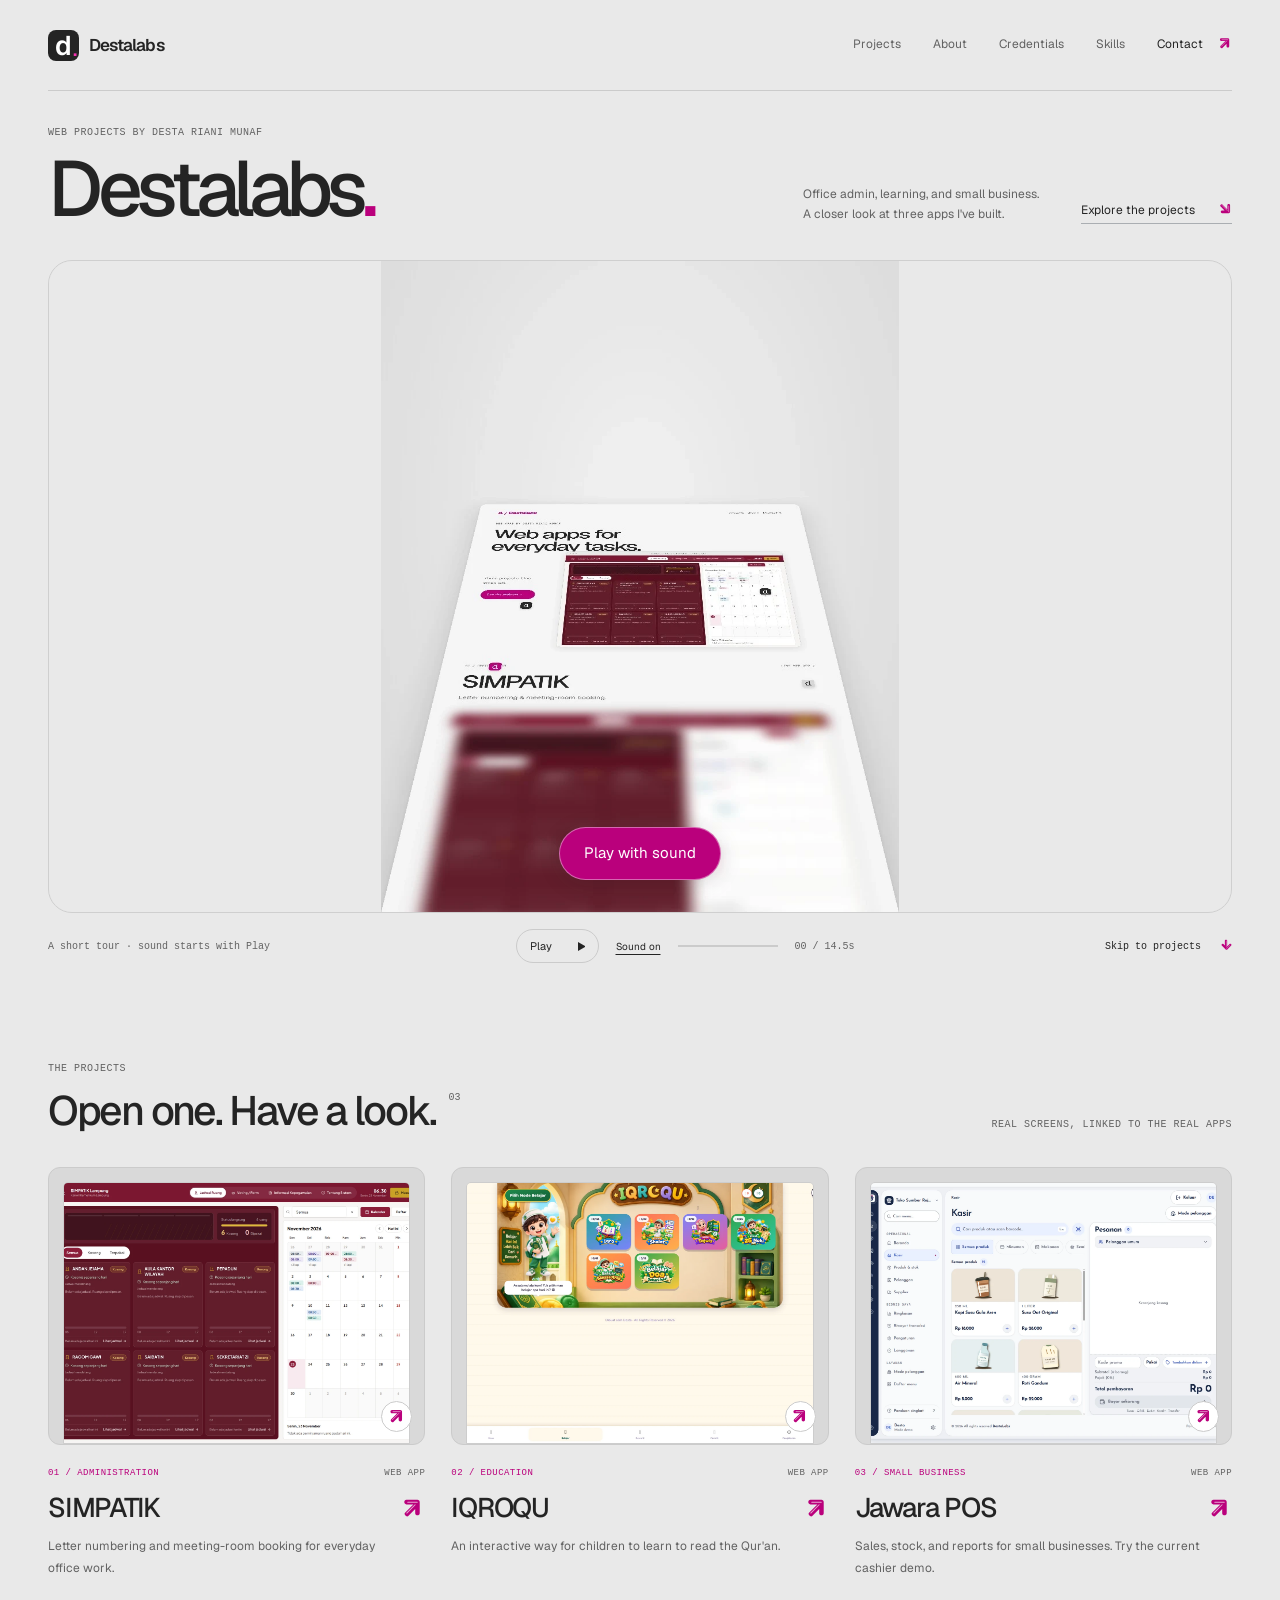
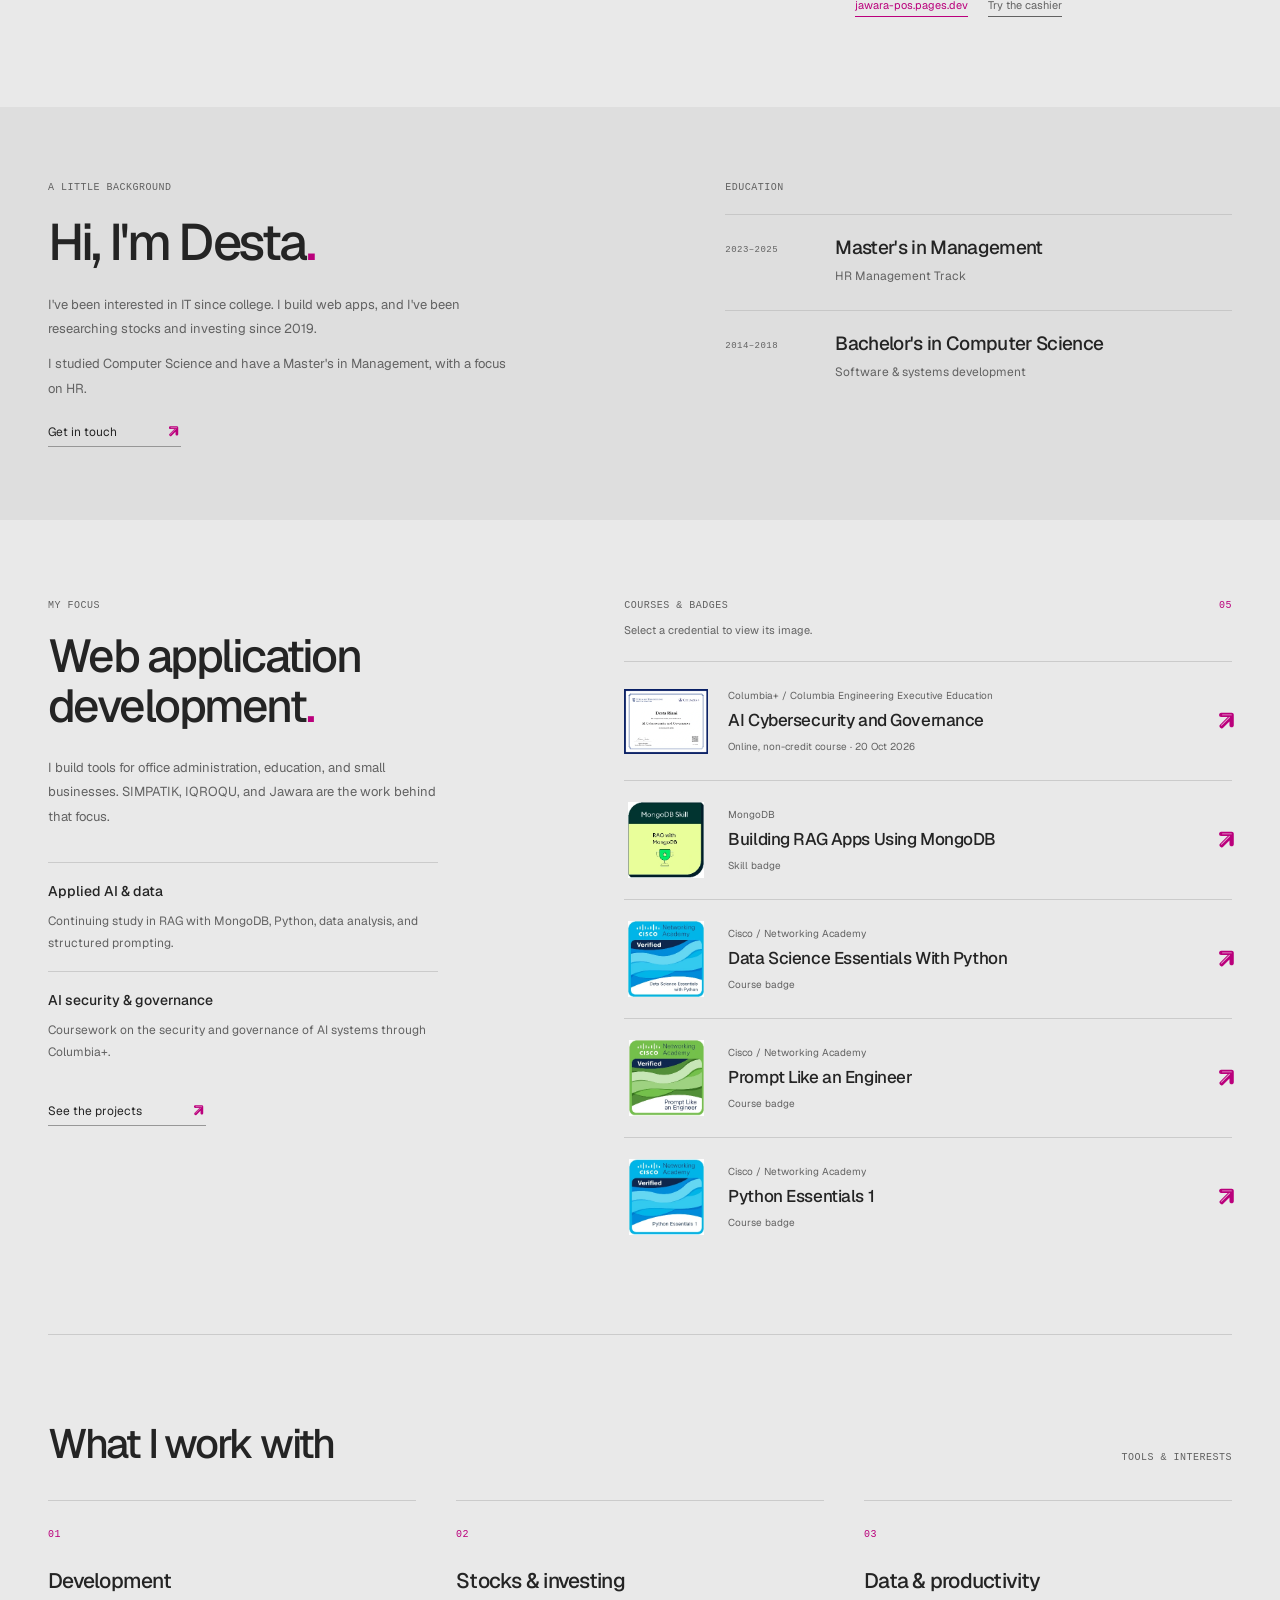
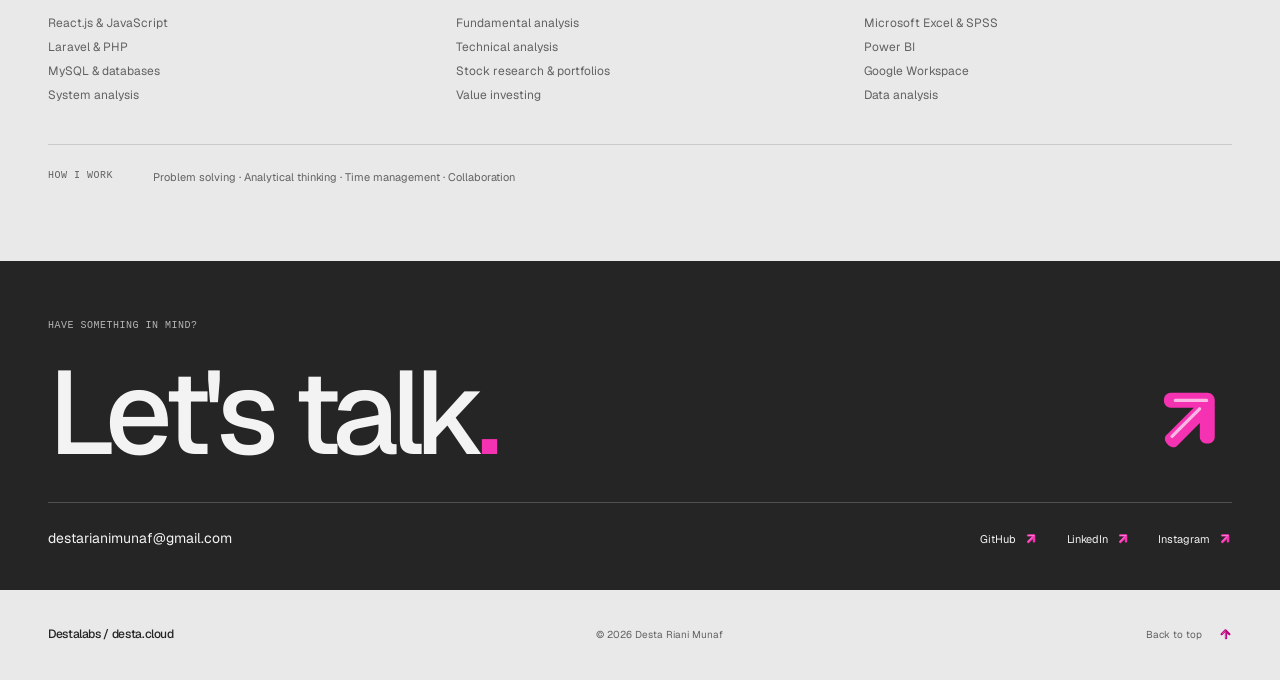
<file: index.html>
<!doctype html>
<html lang="en">
<head>
  <meta charset="utf-8">
  <meta name="viewport" content="width=device-width, initial-scale=1">
  <meta name="description" content="Destalabs: web projects by Desta Riani Munaf. Explore SIMPATIK, IQROQU, and Jawara through real views of each app.">
  <meta name="theme-color" content="#e9e9e9">
  <title>Destalabs | Web projects by Desta</title>
  <link rel="icon" href="assets/favicon.svg" type="image/svg+xml">
  <link rel="preload" href="assets/geist-latin.woff2" as="font" type="font/woff2" crossorigin>
  <link rel="stylesheet" href="assets/site.css?v=credentials-1">
  <script src="main.js" defer></script>
  <script src="assets/interactions.js" defer></script>
  <script type="module" src="assets/flyover.js?v=native-film-1"></script>
</head>
<body>
  <a class="skip-link" href="#main-content">Skip to content</a>
  <header class="site-header" id="home">
    <div class="wrap header-inner">
      <a class="wordmark" href="#home" aria-label="Destalabs, home"><span class="brand-symbol" aria-hidden="true">d<span>.</span></span>Destalabs</a>
      <nav class="navigation" aria-label="Main navigation" id="navigation">
        <a href="#karya">Projects</a><a href="#about">About</a><a href="#credentials">Credentials</a><a href="#skills">Skills</a><a href="#contact">Contact <span aria-hidden="true">↗</span></a>
      </nav>
      <button class="menu-toggle" type="button" aria-expanded="false" aria-controls="navigation" hidden><span class="menu-label">Menu</span><span class="menu-icon" aria-hidden="true"></span></button>
    </div>
  </header>
  <main id="main-content">
    <section class="hero wrap" aria-labelledby="hero-title">
      <div class="hero-heading">
        <div><p class="label">Web projects by Desta Riani Munaf</p><h1 id="hero-title">Destalabs<span>.</span></h1></div>
        <div class="hero-bottom"><p>Office admin, learning, and small business.<br>A closer look at three apps I've built.</p><a class="text-link" href="#karya">Explore the projects <span aria-hidden="true">↘</span></a></div>
      </div>
      <div class="studio" role="group" aria-label="Destalabs project fly-over">
        <div class="static-preview" aria-hidden="true"><span class="static-title">A few things I've built.</span><div class="static-screens"><img src="assets/iqroqu-preview.webp" alt="" width="1440" height="1000"><img src="assets/simpatik-preview.webp" alt="" width="1440" height="1000" fetchpriority="high"><img src="assets/jawara-cashier.webp" alt="" width="1440" height="1000"></div><span class="static-caption">SIMPATIK / IQROQU / JAWARA</span></div>
        <video class="film-video" controls playsinline preload="none" poster="assets/flyover-desktop-poster.webp" src="assets/flyover-desktop.mp4" width="1440" height="920" aria-label="14.5-second tour of SIMPATIK, IQROQU, and the Jawara cashier. Ambient sound, no speech.">
          Your browser cannot play the tour. The same project screenshots and links are available below.
        </video>
        <button class="film-start" type="button" hidden>Play with sound</button>
      </div>
      <div class="studio-footer">
        <p class="motion-note">Three projects. Real interfaces.</p>
        <div class="film-controls" hidden><button class="playback" type="button" aria-label="Play fly-over"><span>Play</span><i aria-hidden="true"></i></button><button class="film-sound" type="button" aria-pressed="true" aria-label="Mute fly-over">Sound on</button><progress max="14.5" value="0" aria-label="Fly-over progress"></progress><span class="film-clock">00 / 14.5s</span></div>
        <a class="skip-film" href="#karya">Skip to projects <span aria-hidden="true">↓</span></a>
      </div>
      <p class="film-status sr-only" aria-live="polite"></p>
    </section>
    <section class="work-section wrap" id="karya" aria-labelledby="work-title">
      <div class="section-heading"><div><p class="label">The projects</p><h2 id="work-title">Open one. Have a look.<span class="count">03</span></h2></div><p class="label">Real screens, linked to the real apps</p></div>
      <div class="project-grid">
        <article class="project">
          <a class="project-cover" href="https://simpatik.destarianimunaf.workers.dev" target="_blank" rel="noopener noreferrer" aria-label="Open SIMPATIK (opens in a new tab)"><img src="assets/simpatik-preview.webp" alt="SIMPATIK live home page showing room availability and its meeting calendar" width="1440" height="1000" loading="lazy"><span class="cover-link" aria-hidden="true">↗</span></a>
          <div class="project-meta label"><span>01 / Administration</span><span>Web app</span></div>
          <h3><a href="https://simpatik.destarianimunaf.workers.dev" target="_blank" rel="noopener noreferrer">SIMPATIK <span aria-hidden="true">↗</span><span class="sr-only"> (opens in a new tab)</span></a></h3>
          <p>Letter numbering and meeting-room booking for everyday office work.</p>
        </article>
        <article class="project">
          <a class="project-cover" href="https://iqroqu.destarianimunaf.workers.dev" target="_blank" rel="noopener noreferrer" aria-label="Open IQROQU (opens in a new tab)"><img src="assets/iqroqu-preview.webp" alt="IQROQU live home page with its illustrated learning map and lesson choices" width="1440" height="1000" loading="lazy"><span class="cover-link" aria-hidden="true">↗</span></a>
          <div class="project-meta label"><span>02 / Education</span><span>Web app</span></div>
          <h3><a href="https://iqroqu.destarianimunaf.workers.dev" target="_blank" rel="noopener noreferrer">IQROQU <span aria-hidden="true">↗</span><span class="sr-only"> (opens in a new tab)</span></a></h3>
          <p>An interactive way for children to learn to read the Qur'an.</p>
        </article>
        <article class="project">
          <a class="project-cover" href="https://jawara-pos.pages.dev/demo#pos" target="_blank" rel="noopener noreferrer" aria-label="Open the Jawara cashier demo (opens in a new tab)"><img src="assets/jawara-cashier.webp" alt="Jawara cashier demo showing the product grid and an empty order" width="1440" height="1000" loading="lazy"><span class="cover-link" aria-hidden="true">↗</span></a>
          <div class="project-meta label"><span>03 / Small business</span><span>Web app</span></div>
          <h3><a href="https://jawara-pos.pages.dev" target="_blank" rel="noopener noreferrer">Jawara POS <span aria-hidden="true">↗</span><span class="sr-only"> (opens in a new tab)</span></a></h3>
          <p>Sales, stock, and reports for small businesses. Try the current cashier demo.</p>
          <div class="project-destinations"><a href="https://jawara-pos.pages.dev" target="_blank" rel="noopener noreferrer">jawara-pos.pages.dev<span class="sr-only"> (opens in a new tab)</span></a><a href="https://jawara-pos.pages.dev/demo#pos" target="_blank" rel="noopener noreferrer">Try the cashier<span class="sr-only"> (opens in a new tab)</span></a></div>
        </article>
      </div>
    </section>
    <section class="about-section" id="about" aria-labelledby="about-title">
      <div class="wrap about-grid">
        <div class="section-intro"><p class="label">A little background</p><h2 id="about-title">Hi, I'm Desta<span>.</span></h2><p>I've been interested in IT since college. I build web apps, and I've been researching stocks and investing since 2019.</p><p>I studied Computer Science and have a Master's in Management, with a focus on HR.</p><a class="inline-link" href="#contact">Get in touch <span aria-hidden="true">↗</span></a></div>
        <div class="education" id="education"><h3 class="label">Education</h3><div class="education-row"><span class="label">2023–2025</span><div><h4>Master's in Management</h4><p>HR Management Track</p></div></div><div class="education-row"><span class="label">2014–2018</span><div><h4>Bachelor's in Computer Science</h4><p>Software &amp; systems development</p></div></div></div>
      </div>
    </section>
    <section class="credentials-section wrap" id="credentials" aria-labelledby="credentials-title">
      <div class="focus-summary">
        <p class="label">My focus</p>
        <h2 id="credentials-title">Web application<br>development<span>.</span></h2>
        <p>I build tools for office administration, education, and small businesses. SIMPATIK, IQROQU, and Jawara are the work behind that focus.</p>
        <dl class="learning-areas">
          <div><dt>Applied AI &amp; data</dt><dd>Continuing study in RAG with MongoDB, Python, data analysis, and structured prompting.</dd></div>
          <div><dt>AI security &amp; governance</dt><dd>Coursework on the security and governance of AI systems through Columbia+.</dd></div>
        </dl>
        <a class="inline-link" href="#karya">See the projects <span aria-hidden="true">↗</span></a>
      </div>
      <div class="credentials-ledger" aria-labelledby="credentials-list-title">
        <div class="credentials-heading"><h3 class="label" id="credentials-list-title">Courses &amp; badges</h3><span class="label">05</span></div>
        <p class="credentials-note">Select a credential to view its image.</p>
        <ul class="credential-list">
          <li><a class="credential" href="assets/credentials/columbia-ai-cybersecurity-governance.webp" target="_blank" rel="noopener noreferrer" aria-label="View AI Cybersecurity and Governance certificate image (opens in a new tab)"><span class="credential-art"><img src="assets/credentials/columbia-ai-cybersecurity-governance.webp" alt="Columbia+ course completion certificate awarded to Desta Riani" width="1187" height="919" loading="lazy"></span><div><p class="credential-issuer">Columbia+ / Columbia Engineering Executive Education</p><h4>AI Cybersecurity and Governance</h4><p class="credential-detail">Online, non-credit course · 20 Oct 2026</p></div><span class="credential-arrow" aria-hidden="true">↗</span></a></li>
          <li><a class="credential" href="assets/credentials/mongodb-rag.webp" target="_blank" rel="noopener noreferrer" aria-label="View Building RAG Apps Using MongoDB badge image (opens in a new tab)"><span class="credential-art"><img src="assets/credentials/mongodb-rag.webp" alt="MongoDB Skill badge: RAG with MongoDB" width="218" height="219" loading="lazy"></span><div><p class="credential-issuer">MongoDB</p><h4>Building RAG Apps Using MongoDB</h4><p class="credential-detail">Skill badge</p></div><span class="credential-arrow" aria-hidden="true">↗</span></a></li>
          <li><a class="credential" href="assets/credentials/cisco-data-science-python.webp" target="_blank" rel="noopener noreferrer" aria-label="View Data Science Essentials With Python badge image (opens in a new tab)"><span class="credential-art"><img src="assets/credentials/cisco-data-science-python.webp" alt="Cisco Networking Academy badge: Data Science Essentials with Python" width="218" height="218" loading="lazy"></span><div><p class="credential-issuer">Cisco / Networking Academy</p><h4>Data Science Essentials With Python</h4><p class="credential-detail">Course badge</p></div><span class="credential-arrow" aria-hidden="true">↗</span></a></li>
          <li><a class="credential" href="assets/credentials/cisco-prompt-engineer.webp" target="_blank" rel="noopener noreferrer" aria-label="View Prompt Like an Engineer badge image (opens in a new tab)"><span class="credential-art"><img src="assets/credentials/cisco-prompt-engineer.webp" alt="Cisco Networking Academy badge: Prompt Like an Engineer" width="218" height="220" loading="lazy"></span><div><p class="credential-issuer">Cisco / Networking Academy</p><h4>Prompt Like an Engineer</h4><p class="credential-detail">Course badge</p></div><span class="credential-arrow" aria-hidden="true">↗</span></a></li>
          <li><a class="credential" href="assets/credentials/cisco-python-essentials-1.webp" target="_blank" rel="noopener noreferrer" aria-label="View Python Essentials 1 badge image (opens in a new tab)"><span class="credential-art"><img src="assets/credentials/cisco-python-essentials-1.webp" alt="Cisco Networking Academy badge: Python Essentials 1" width="218" height="220" loading="lazy"></span><div><p class="credential-issuer">Cisco / Networking Academy</p><h4>Python Essentials 1</h4><p class="credential-detail">Course badge</p></div><span class="credential-arrow" aria-hidden="true">↗</span></a></li>
        </ul>
      </div>
    </section>
    <section class="skills-section wrap" id="skills" aria-labelledby="skills-title">
      <div class="section-heading"><h2 id="skills-title">What I work with</h2><p class="label">Tools &amp; interests</p></div>
      <div class="skills-grid">
        <div class="skill-group"><span class="label skill-number">01</span><h3>Development</h3><ul><li>React.js &amp; JavaScript</li><li>Laravel &amp; PHP</li><li>MySQL &amp; databases</li><li>System analysis</li></ul></div>
        <div class="skill-group"><span class="label skill-number">02</span><h3>Stocks &amp; investing</h3><ul><li>Fundamental analysis</li><li>Technical analysis</li><li>Stock research &amp; portfolios</li><li>Value investing</li></ul></div>
        <div class="skill-group"><span class="label skill-number">03</span><h3>Data &amp; productivity</h3><ul><li>Microsoft Excel &amp; SPSS</li><li>Power BI</li><li>Google Workspace</li><li>Data analysis</li></ul></div>
      </div>
      <p class="working-style"><span class="label">How I work</span>Problem solving · Analytical thinking · Time management · Collaboration</p>
    </section>
    <section class="contact-section" id="contact" aria-labelledby="contact-title">
      <div class="wrap contact-inner"><p class="label">Have something in mind?</p><a class="contact-title" href="mailto:destarianimunaf@gmail.com"><h2 id="contact-title">Let's talk<span>.</span></h2><span class="contact-arrow" aria-hidden="true">↗</span></a><div class="contact-bottom"><a class="email-link" href="mailto:destarianimunaf@gmail.com">destarianimunaf@gmail.com</a><nav class="social-links" aria-label="Social links"><a href="https://github.com/destarianimunaf" target="_blank" rel="noopener noreferrer">GitHub <span aria-hidden="true">↗</span><span class="sr-only"> (opens in a new tab)</span></a><a href="https://linkedin.com/in/destarianimunaf" target="_blank" rel="noopener noreferrer">LinkedIn <span aria-hidden="true">↗</span><span class="sr-only"> (opens in a new tab)</span></a><a href="https://instagram.com/destarianimunaf" target="_blank" rel="noopener noreferrer">Instagram <span aria-hidden="true">↗</span><span class="sr-only"> (opens in a new tab)</span></a></nav></div></div>
    </section>
  </main>
  <footer class="site-footer wrap"><a class="footer-brand" href="#home">Destalabs / desta.cloud</a><p>© 2026 Desta Riani Munaf</p><a class="back-top" href="#home">Back to top <span aria-hidden="true">↑</span></a></footer>
</body>
</html>
</file>
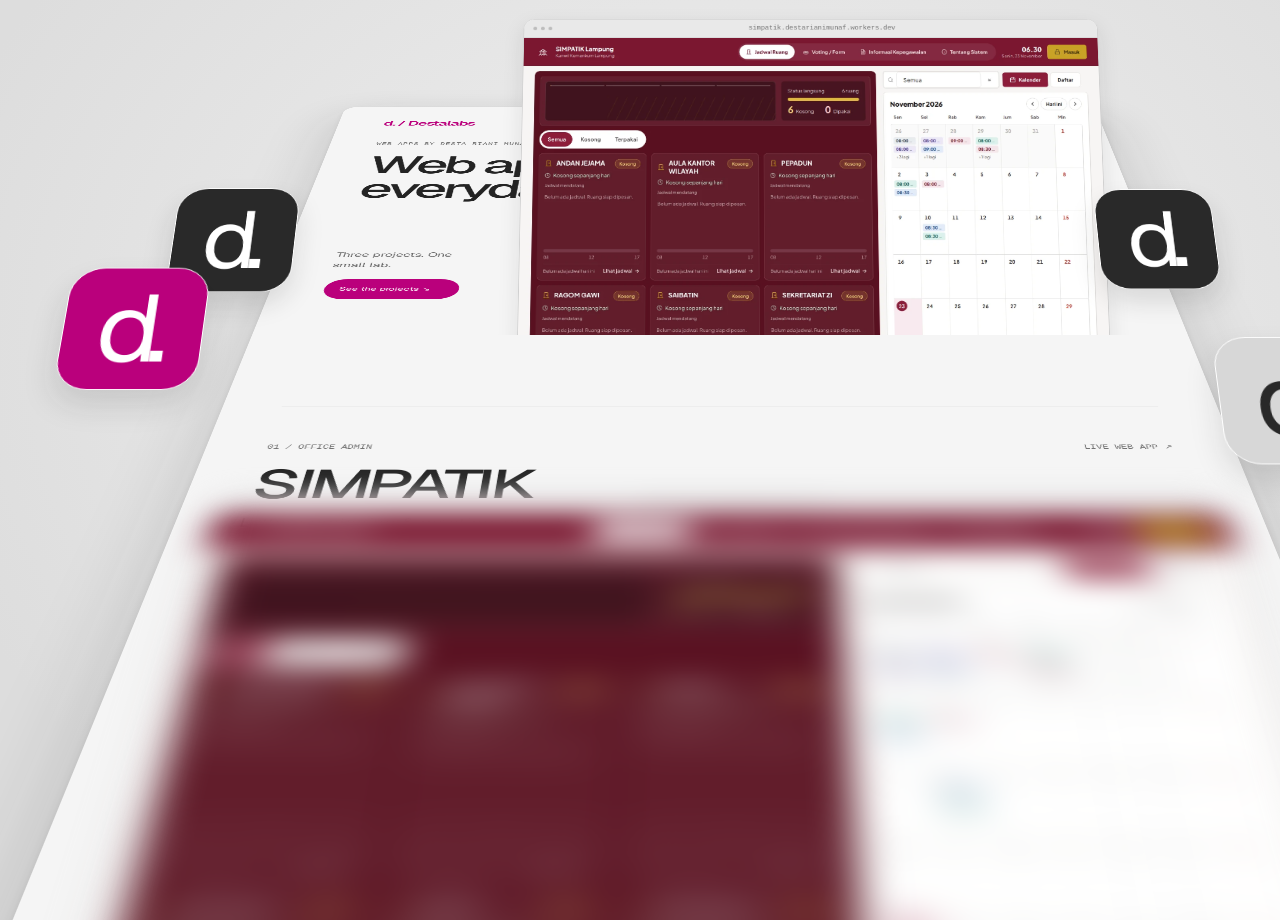
<file: tools/film-scene.html>
<!doctype html><html lang="en"><head><meta charset="utf-8"><base href="/"><link rel="stylesheet" href="assets/site.css"><style>body{margin:0}.studio{width:1440px;height:920px;border:0;border-radius:0}.studio-footer,.film-status{display:none}</style></head><body>      <div class="studio" role="img" aria-label="A fly-over of the Destalabs project showcase. The same project screenshots and links are available below.">
        <div class="static-preview" aria-hidden="true"><span class="static-title">A few things I've built.</span><div class="static-screens"><img src="assets/iqroqu-preview.webp" alt="" width="1440" height="1000"><img src="assets/simpatik-preview.webp" alt="" width="1440" height="1000" fetchpriority="high"><img src="assets/jawara-cashier.webp" alt="" width="1440" height="1000"></div><span class="static-caption">SIMPATIK / IQROQU / JAWARA</span></div>
        <div class="film-frame" aria-hidden="true">
          <div class="film-camera">
            <div class="film-world">
              <div class="sheet-floor"></div>
              <div class="sheet-paper">
              <div class="sheet-hero">
                <div class="sheet-nav"><span class="sheet-wordmark">d. / Destalabs</span><span>Projects &nbsp;&nbsp; About &nbsp;&nbsp; Contact ↗</span></div>
                <p class="sheet-eyebrow">WEB APPS BY DESTA RIANI MUNAF</p>
                <h2>Web apps for<br>everyday tasks.</h2>
                <div class="sheet-hero-meta"><span>Three projects. One small lab.</span><span class="sheet-button">See the projects ↘</span></div>
                <div class="hero-browser layer-shadow"></div>
                <div class="hero-browser sheet-browser" data-layer="560"><div class="browser-bar"><i></i><i></i><i></i><span>simpatik.destarianimunaf.workers.dev</span></div><img src="assets/simpatik-preview.webp" alt="" width="1440" height="1000"></div>
              </div>
              <div class="sheet-sections">
                <div class="sheet-project">
                  <div class="sheet-project-meta"><span>01 / OFFICE ADMIN</span><span>LIVE WEB APP ↗</span></div><h3>SIMPATIK</h3><p>Letter numbering &amp; meeting-room booking.</p>
                  <div class="sheet-project-screen layer-shadow"></div><div class="sheet-project-screen sheet-browser" data-layer="1530"><div class="browser-bar"><i></i><i></i><i></i><span>simpatik.destarianimunaf.workers.dev</span></div><img src="assets/simpatik-preview.webp" alt="" width="1440" height="1000"></div>
                  <div class="sheet-tags"><span>Correspondence</span><span>Room availability</span><span>Meeting calendar</span></div>
                </div>
                <div class="sheet-project">
                  <div class="sheet-project-meta"><span>02 / LEARNING</span><span>LIVE WEB APP ↗</span></div><h3>IQROQU</h3><p>An interactive way to learn to read the Qur'an.</p>
                  <div class="sheet-project-screen layer-shadow"></div><div class="sheet-project-screen sheet-browser" data-layer="2780"><div class="browser-bar"><i></i><i></i><i></i><span>iqroqu.destarianimunaf.workers.dev</span></div><img src="assets/iqroqu-preview.webp" alt="" width="1440" height="1000"></div>
                  <div class="sheet-tags"><span>Hijaiyah letters</span><span>Guided lessons</span><span>For children</span></div>
                </div>
                <div class="sheet-project">
                  <div class="sheet-project-meta"><span>03 / SMALL BUSINESS</span><span>OPEN DEMO ↗</span></div><h3>Jawara</h3><p>Sales, stock, and reports in one place.</p>
                  <div class="sheet-project-screen layer-shadow"></div><div class="sheet-project-screen sheet-browser" data-layer="4030"><div class="browser-bar"><i></i><i></i><i></i><span>jawara-pos.pages.dev/demo#pos</span></div><img src="assets/jawara-cashier.webp" alt="" width="1440" height="1000"></div>
                  <div class="sheet-tags"><span>Point of sale</span><span>Inventory</span><span>Reports</span></div>
                </div>
                <div class="sheet-about"><p class="sheet-eyebrow">THE PERSON BEHIND THE PROJECTS</p><h3>Built by Desta.</h3><p>Computer Science &amp; Management.<br>Web development, data, and a curiosity for how things work.</p><span>Desta Riani Munaf / Indonesia</span></div>
                <div class="sheet-footer"><p>HAVE SOMETHING IN MIND?</p><h3>Let's talk.</h3><span>destarianimunaf@gmail.com ↗</span><div>Destalabs / desta.cloud</div></div>
              </div>
              </div>
              <span class="logo-tile">d.</span><span class="logo-tile">d.</span><span class="logo-tile">d.</span><span class="logo-tile">d.</span>
            </div>
          </div>
          <div class="end-title"><span class="end-badge">d. &nbsp; Destalabs</span><p class="end-line">Web apps by Desta.</p><p class="end-line end-tail">Take a closer look.</p></div>
        </div>
      </div>
      <div class="studio-footer">
        <p class="motion-note">Three projects. Real interfaces.</p>
        <div class="film-controls" hidden><button class="playback" type="button" aria-label="Play fly-over"><span>Play</span><i aria-hidden="true"></i></button><progress max="14.5" value="0" aria-label="Fly-over progress"></progress><span class="film-clock">00 / 14s</span></div>
        <a class="skip-film" href="#karya">Skip to projects <span aria-hidden="true">↓</span></a>
      </div>
      <p class="film-status sr-only" aria-live="polite"></p>
<script type="module" src="tools/flyover-scene.js"></script></body></html>
</file>
<file: assets/site.css>
@font-face { font-family: Geist; font-style: normal; font-weight: 400 700; font-display: swap; src: url("geist-latin.woff2") format("woff2"); }
@font-face { font-family: "Instrument Serif"; font-style: italic; font-weight: 400; font-display: swap; src: url("instrument-serif-italic-latin.woff2") format("woff2"); }
:root { --background: #e9e9e9; --surface: #dedede; --text: #242424; --muted: #626262; --line: #cbcbcb; --accent: #ba007c; --accent-bright: #f532b1; --mono: "SFMono-Regular", Consolas, monospace; color-scheme: light; }
* { box-sizing: border-box; }
html { scroll-behavior: smooth; scroll-padding-top: 28px; }
body { margin: 0; color: var(--text); background: var(--background); font: 15px/1.65 Geist, sans-serif; -webkit-font-smoothing: antialiased; }
::selection { background: #f6b7e0; color: #242424; }
a { color: inherit; text-decoration: none; }
button { font: inherit; }
button, a { -webkit-tap-highlight-color: transparent; }
img { display: block; max-width: 100%; height: auto; }
h1, h2, h3, h4, p { margin: 0; }
h1, h2, h3, h4 { line-height: 1.1; font-weight: 500; }
:focus-visible { outline: 2px solid var(--accent); outline-offset: 6px; }
.wrap { width: min(1360px, calc(100% - 96px)); margin-inline: auto; }
.label { color: var(--muted); font: 10px/1.6 var(--mono); letter-spacing: .05em; text-transform: uppercase; }
.sr-only { position: absolute; width: 1px; height: 1px; padding: 0; overflow: hidden; clip-path: inset(50%); white-space: nowrap; border: 0; }
.skip-link { position: fixed; top: -100px; left: 16px; z-index: 20; padding: 12px 20px; background: var(--text); color: white; }
.skip-link:focus { top: 12px; }
[hidden] { display: none !important; }
.header-inner { min-height: 91px; display: flex; align-items: center; justify-content: space-between; border-bottom: 1px solid var(--line); }
.wordmark { display: inline-flex; align-items: center; gap: 10px; font-size: 17px; font-weight: 600; letter-spacing: -.055em; }
.brand-symbol { position: relative; display: grid; place-content: center; width: 31px; height: 31px; border-radius: 8px; background: var(--text); color: white; font-size: 27px; font-weight: 600; line-height: 1; }
.brand-symbol > span { position: absolute; right: 3px; bottom: 2px; font-size: 19px; color: var(--accent-bright); }
.navigation { display: flex; gap: 32px; align-items: center; }
.navigation a { color: var(--muted); font-size: 12px; padding-block: 12px; }
.navigation a:hover { color: var(--text); }
.navigation a:last-child { color: var(--text); }
.navigation a span { margin-left: 12px; }
.menu-toggle { display: none; }
.hero { padding-top: 34px; }
.hero-heading { display: flex; align-items: flex-end; justify-content: space-between; gap: 35px; padding-bottom: 29px; }
h1 { margin-top: 6px; font-size: clamp(58px, 6.1vw, 90px); letter-spacing: -.075em; line-height: 1.08; }
h1 > span { color: var(--accent); }
.hero-bottom { display: flex; gap: 42px; align-items: flex-end; padding-bottom: 7px; }
.hero-bottom p { font-size: 12px; color: var(--muted); line-height: 1.7; }
.text-link { font-size: 12px; white-space: nowrap; border-bottom: 1px solid #aaaeb2; padding-bottom: 3px; }
.text-link span { margin-left: 20px; }
.text-link:hover { border-color: currentColor; }
.studio { position: relative; overflow: hidden; isolation: isolate; height: clamp(520px, 51vw, 760px); border: 1px solid #cfcfcf; border-radius: 24px; background: radial-gradient(ellipse at 50% 38%, #eeeeee 10%, #dddddd 80%); }
.film-video { position: absolute; z-index: 1; inset: 0; width: 100%; height: 100%; object-fit: contain; background: #e9e9e9; }
.film-start { position: absolute; z-index: 2; left: 50%; bottom: 32px; transform: translateX(-50%); padding: 13px 24px; border: 1px solid #ffffff66; border-radius: 28px; background: var(--accent); color: white; cursor: pointer; white-space: nowrap; box-shadow: 0 4px 22px #24242422; }
.film-start:hover { background: #960065; }
.film-sound { padding: 9px 0; border: 0; background: transparent; color: var(--text); font: 10px Geist, sans-serif; text-decoration: underline; text-underline-offset: 4px; cursor: pointer; white-space: nowrap; }
.film-frame { display: none; position: absolute; top: 0; left: 0; transform-origin: 0 0; pointer-events: none; }
.film-ready .film-frame { display: block; }
.film-camera { position: absolute; inset: 0; perspective-origin: 50% 50%; }
.film-world { position: absolute; top: 50%; left: 50%; width: 1200px; height: 6000px; transform-origin: 50% 0; transform-style: preserve-3d; font-family: Geist, sans-serif; color: #242424; }
.sheet-floor { position: absolute; inset: 0 0 auto; height: 6000px; border-radius: 24px; background: #f5f5f5; box-shadow: 0 28px 100px #20202029, 0 3px 12px #20202012; transform: translateZ(-2px); }
.sheet-paper { position: absolute; inset: 0; transform-style: preserve-3d; }
.sheet-hero, .sheet-sections, .sheet-project { position: relative; transform-style: preserve-3d; }
.sheet-hero { height: 900px; padding: 0 72px; }
.sheet-nav { position: absolute; left: 72px; right: 72px; top: 50px; display: flex; justify-content: space-between; align-items: center; font-size: 15px; }
.sheet-wordmark { font-size: 24px; font-weight: 600; letter-spacing: -.05em; }
.sheet-eyebrow { font: 12px/1.5 var(--mono); letter-spacing: .08em; color: #646464; }
.sheet-hero > .sheet-eyebrow { position: absolute; top: 138px; }
.sheet-hero h2 { position: absolute; top: 181px; font-size: 84px; line-height: .98; letter-spacing: -.065em; font-weight: 500; }
.sheet-hero-meta { position: absolute; top: 495px; left: 72px; width: 180px; font-size: 18px; color: #666666; }
.sheet-button { display: block; margin-top: 26px; padding: 16px 20px; border-radius: 30px; background: var(--accent); color: white; font-size: 14px; white-space: nowrap; }
.sheet-browser { background: white; border: 1px solid #d0d0d0; border-radius: 14px; transform-origin: 50% 50%; backface-visibility: hidden; box-shadow: 0 10px 28px #2020201a; }
.sheet-browser img { width: 100%; border-radius: 0 0 13px 13px; }
.hero-browser { position: absolute; top: 340px; left: 340px; width: 760px; height: 554px; }
.layer-shadow { display: none; }
.browser-bar { height: 26px; display: flex; align-items: center; gap: 5px; padding: 0 12px; border-bottom: 1px solid #d6d6d6; color: #707070; background: #e9e9e9; border-radius: 14px 14px 0 0; }
.browser-bar i { width: 5px; height: 5px; background: #bdbdbd; border-radius: 50%; }
.browser-bar span { margin-inline: auto; font: 9px/1 var(--mono); }
.sheet-project { height: 1250px; padding: 80px 72px 0; }
.sheet-project::before { content: ""; position: absolute; top: 0; left: 72px; right: 72px; height: 1px; background: #d1d1d1; }
.sheet-project-meta { display: flex; justify-content: space-between; font: 12px/1.5 var(--mono); color: #707070; }
.sheet-project h3 { margin-top: 22px; font-size: 80px; letter-spacing: -.065em; }
.sheet-project > p { margin-top: 12px; font-size: 22px; color: #707070; }
.sheet-project-screen { position: absolute; left: 72px; top: 285px; width: 1056px; height: 760px; }
.sheet-tags { position: absolute; bottom: 100px; display: flex; gap: 14px; font-size: 15px; color: #666666; }
.sheet-tags span { padding: 9px 18px; border: 1px solid #d1d1d1; border-radius: 30px; }
.sheet-about { position: relative; height: 650px; padding: 100px 72px; background: #e1e1e1; }
.sheet-about h3 { margin-top: 30px; font-size: 78px; letter-spacing: -.06em; }
.sheet-about > p:not(.sheet-eyebrow) { margin-top: 25px; font-size: 26px; color: #686868; }
.sheet-about > span { display: block; margin-top: 55px; font: 15px var(--mono); }
.sheet-footer { position: relative; height: 700px; padding: 100px 72px; background: #252525; color: #f3f3f3; border-radius: 0 0 24px 24px; }
.sheet-footer > p { color: #bcbcbc; font: 12px var(--mono); }
.sheet-footer h3 { margin-top: 45px; font-size: 148px; letter-spacing: -.07em; }
.sheet-footer > span { display: block; margin-top: 35px; font-size: 28px; }
.sheet-footer > div { position: absolute; bottom: 60px; font-size: 20px; }
.logo-tile { position: absolute; display: grid; place-content: center; width: 150px; height: 150px; border: 1px solid #fff; border-radius: 36px; background: #292929; color: white; font-size: 116px; line-height: 1; letter-spacing: -.12em; padding-right: 12px; box-shadow: 0 18px 35px #20202022; }
.logo-tile:nth-last-child(2), .logo-tile:last-child { background: #d7d7d7; color: #282828; }
.logo-tile:nth-last-child(2) { background: var(--accent); color: white; }
.sheet-wordmark, .section-intro h2 > span, .skill-number, .project-meta > span:first-child { color: var(--accent); }
.sheet-footer h3 { color: var(--accent-bright); }
.end-title { position: absolute; top: 35px; left: 0; right: 0; text-align: center; opacity: 0; }
.end-badge { display: inline-block; padding: 7px 21px; background: white; border: 1px solid #d1d1d1; border-radius: 40px; font-size: 21px; line-height: 1.3; letter-spacing: -.04em; }
.end-line { font-size: 74px; line-height: 1.12; letter-spacing: -.055em; font-weight: 500; margin-top: 14px; }
.end-tail { font: italic 82px/1 "Instrument Serif", serif; color: var(--accent); letter-spacing: -.025em; margin-top: 0; }
.static-preview { position: relative; z-index: 0; pointer-events: none; height: 100%; display: flex; flex-direction: column; align-items: center; justify-content: center; padding: 40px 7%; }
.film-ready .static-preview { display: none; }
.static-title { font-size: clamp(24px, 3.2vw, 47px); font-weight: 500; letter-spacing: -.045em; }
.static-screens { display: grid; grid-template-columns: repeat(3, 1fr); align-items: center; gap: 18px; margin-block: 60px 55px; }
.static-screens img { border-radius: 8px; border: 1px solid #cdcdcd; box-shadow: 0 16px 35px #20202016; }
.static-screens img:nth-child(2) { transform: scale(1.14); z-index: 1; }
.static-caption { font: 9px var(--mono); color: var(--muted); letter-spacing: .12em; }
.studio-footer { display: flex; align-items: center; justify-content: space-between; min-height: 66px; gap: 24px; color: var(--muted); font: 10px/1.5 var(--mono); }
.film-controls { display: flex; align-items: center; gap: 17px; }
.playback { display: inline-flex; justify-content: space-between; align-items: center; gap: 17px; min-width: 83px; padding: 9px 13px; border: 1px solid #cbcbcb; border-radius: 25px; background: transparent; color: var(--text); cursor: pointer; font: 11px Geist, sans-serif; }
.playback:hover { background: #d9d9d9; }
.playback i { width: 7px; height: 9px; border-left: 7px solid currentColor; border-top: 4px solid transparent; border-bottom: 4px solid transparent; }
.playback[data-playing="true"] i { border: 0; border-inline: 2px solid currentColor; }
progress { appearance: none; width: 100px; height: 2px; border: 0; background: #cbcbcb; }
progress::-webkit-progress-bar { background: #cbcbcb; }
progress::-webkit-progress-value { background: var(--accent); }
progress::-moz-progress-bar { background: var(--accent); }
.film-clock { min-width: 65px; }
.skip-film { color: var(--text); }
.skip-film span { margin-left: 13px; }
.work-section { padding-block: 82px 90px; }
.section-heading { display: flex; align-items: flex-end; justify-content: space-between; gap: 25px; margin-bottom: 34px; }
.section-heading h2 { margin-top: 11px; }
h2 { font-size: clamp(30px, 3.2vw, 46px); font-weight: 500; letter-spacing: -.055em; }
.count { display: inline-block; vertical-align: top; margin: 4px 0 0 13px; font: 10px var(--mono); letter-spacing: 0; color: var(--muted); }
.project-grid { display: grid; grid-template-columns: repeat(3, minmax(0, 1fr)); gap: 26px; }
.project-cover { position: relative; display: block; overflow: hidden; padding: 14px 14px 0; background: #d9d9d9; border: 1px solid #cbcbcb; border-radius: 12px; aspect-ratio: 1.36; }
.project-cover img { width: 100%; height: 100%; object-fit: cover; object-position: top; border: 1px solid #cdcdcd; border-radius: 5px 5px 0 0; transition: transform .25s ease; }
.project-cover:hover img { transform: translateY(-4px); }
.cover-link { position: absolute; bottom: 12px; right: 12px; display: grid; place-content: center; width: 31px; height: 31px; border-radius: 50%; background: white; border: 1px solid #cbcbcb; color: #303030; font-size: 18px; }
.project-meta { display: flex; justify-content: space-between; margin-top: 21px; font-size: 9px; }
.project h3 { margin-top: 13px; font-size: 27px; letter-spacing: -.045em; }
.project h3 a { display: flex; justify-content: space-between; align-items: center; }
.project h3 a > span[aria-hidden] { color: var(--muted); font-size: 20px; }
.project h3 a:hover { text-decoration: underline; text-underline-offset: 5px; }
.project > p { max-width: 345px; margin-top: 12px; font-size: 12px; line-height: 1.9; color: var(--muted); }
.about-section { background: var(--surface); padding-block: 73px; }
.about-grid { display: grid; grid-template-columns: 1.1fr 1fr; gap: 120px; }
.section-intro h2 { margin-top: 18px; font-size: clamp(36px, 4vw, 60px); }
.section-intro > p:not(.label) { max-width: 470px; margin-top: 22px; color: var(--muted); font-size: 13px; line-height: 1.9; }
.section-intro > p + p:not(.label) { margin-top: 10px; }
.inline-link { display: inline-flex; gap: 50px; margin-top: 22px; padding-bottom: 3px; border-bottom: 1px solid #979797; font-size: 12px; }
.education h3 { margin-bottom: 18px; }
.education-row { padding-block: 23px; border-top: 1px solid #c7c7c7; display: grid; grid-template-columns: 80px 1fr; gap: 30px; }
.education-row > span { padding-top: 5px; font-size: 9px; }
.education-row h4 { font-size: 19px; letter-spacing: -.035em; }
.education-row p { margin-top: 8px; color: var(--muted); font-size: 12px; }
.credentials-section { display: grid; grid-template-columns: 1fr 1.25fr; gap: 90px; padding-block: 78px; border-bottom: 1px solid var(--line); }
.focus-summary h2 { margin-top: 18px; font-size: clamp(32px, 3.6vw, 52px); line-height: 1.08; }
.focus-summary h2 > span { color: var(--accent); }
.focus-summary > p:not(.label) { max-width: 390px; margin-top: 24px; color: var(--muted); font-size: 13px; line-height: 1.9; }
.learning-areas { margin: 32px 0 0; max-width: 390px; }
.learning-areas > div { border-top: 1px solid var(--line); padding-block: 17px; }
.learning-areas dt { font-size: 14px; font-weight: 500; }
.learning-areas dd { margin: 8px 0 0; color: var(--muted); font-size: 12px; line-height: 1.8; }
.credentials-heading { display: flex; align-items: center; justify-content: space-between; gap: 20px; }
.credentials-heading h3 { font-weight: 400; }
.credentials-heading > span { color: var(--accent); }
.credentials-note { margin-top: 7px; color: var(--muted); font-size: 11px; }
.credential-list { list-style: none; margin: 22px 0 0; padding: 0; }
.credential-list > li { border-top: 1px solid var(--line); }
.credential { display: grid; grid-template-columns: 84px minmax(0, 1fr) 16px; align-items: center; gap: 20px; padding-block: 21px; }
.credential-art { display: grid; place-items: center; width: 84px; min-height: 76px; }
.credential-art img { max-height: 76px; width: auto; object-fit: contain; }
.credential-issuer { color: var(--muted); font-size: 10px; line-height: 1.6; }
.credential h4 { margin-top: 5px; font-size: 17px; line-height: 1.4; letter-spacing: -.025em; }
.credential-detail { margin-top: 6px; color: var(--muted); font-size: 10px; }
.credential-arrow { color: var(--accent); font-size: 19px; }
.credential:hover h4 { text-decoration: underline; text-underline-offset: 4px; }
.skills-section { padding-block: 75px; }
.skills-grid { display: grid; grid-template-columns: repeat(3, minmax(0, 1fr)); gap: 40px; }
.skill-group { border-top: 1px solid var(--line); padding-top: 19px; }
.skill-group h3 { margin-top: 24px; font-size: 21px; letter-spacing: -.035em; }
.skill-group ul { list-style: none; padding: 0; margin: 19px 0 0; color: var(--muted); font-size: 12px; line-height: 2; }
.working-style { display: flex; gap: 40px; margin-top: 37px; padding-top: 23px; border-top: 1px solid var(--line); font-size: 11px; color: var(--muted); }
.working-style > span { flex-shrink: 0; }
.contact-section { background: #252525; color: #f3f3f3; padding-block: 57px 40px; }
.contact-section .label { color: #b5b5b5; }
.contact-title { display: flex; align-items: center; justify-content: space-between; gap: 25px; margin-top: 20px; padding-bottom: 30px; border-bottom: 1px solid #515151; }
.contact-title h2 { font-size: clamp(70px, 9.2vw, 136px); font-weight: 500; letter-spacing: -.065em; line-height: 1; }
.contact-title h2 > span { color: var(--accent-bright); }
.contact-arrow { font-size: 88px; line-height: 1; font-weight: 300; transition: transform .2s ease; }
.contact-title:hover .contact-arrow { transform: translate(4px, -4px); }
.contact-bottom { display: flex; align-items: center; justify-content: space-between; gap: 25px; margin-top: 24px; }
.email-link { font-size: 14px; overflow-wrap: anywhere; }
.social-links { display: flex; gap: 28px; font-size: 11px; }
.social-links a:hover, .email-link:hover { text-decoration: underline; text-underline-offset: 5px; }
.social-links a > span[aria-hidden] { margin-left: 6px; }
.site-footer { display: flex; align-items: center; justify-content: space-between; gap: 25px; min-height: 90px; }
.footer-brand { font-size: 12px; font-weight: 500; letter-spacing: -.03em; }
.site-footer > p, .back-top { color: var(--muted); font-size: 10px; }
.back-top span { margin-left: 15px; }
.liquid-arrow { display: inline-block; width: 1.2em; height: 1.2em; overflow: visible; vertical-align: -.2em; color: var(--accent); transform-origin: center; }
.liquid-arrow.is-down { rotate: 90deg; }
.liquid-arrow.is-diagonal-down { rotate: 45deg; }
.liquid-arrow.is-up { rotate: -90deg; }
.liquid-arrow.is-diagonal-up { rotate: -45deg; }
.cover-link .liquid-arrow { width: 18px; height: 18px; }
.contact-arrow .liquid-arrow { width: .9em; height: .9em; color: var(--accent-bright); }
.contact-section .liquid-arrow { color: var(--accent-bright); }
.project-destinations { display: flex; align-items: center; flex-wrap: wrap; gap: 8px 20px; margin-top: 16px; font-size: 11px; }
.project-destinations a { border-bottom: 1px solid currentColor; padding-bottom: 2px; }
.project-destinations a:first-child { color: var(--accent); }
.project-destinations a:last-child { color: var(--muted); }
.pointer-effects { position: fixed; inset: 0; overflow: hidden; pointer-events: none; z-index: 1000; }
.liquid-cursor { display: none; position: absolute; inset: 0 auto auto 0; width: 38px; height: 44px; pointer-events: none; z-index: 2; }
.liquid-cursor img { transform-origin: 4px 3px; }
.water-ripple { position: absolute; width: 78px; height: 78px; border: 1.5px solid #c50085; box-shadow: inset 0 0 0 5px #f532b112, 0 0 0 7px #f532b116; border-radius: 50%; pointer-events: none; z-index: 1; }
.water-ripple::before, .water-ripple::after { content: ""; position: absolute; border: 1px solid #f532b1aa; border-radius: 50%; inset: 12px; }
.water-ripple::after { inset: -12px; border-color: #c5008529; }
@media (hover: hover) and (pointer: fine) and (prefers-reduced-motion: no-preference) {
  .liquid-pointer, .liquid-pointer a, .liquid-pointer button { cursor: none; }
  .liquid-pointer .liquid-cursor { display: block; }
}
@media (max-width: 1100px) {
  .wrap { width: calc(100% - 64px); }
  .hero-bottom { display: block; }
  .text-link { display: inline-block; margin-top: 10px; }
  .project-grid { gap: 20px; }
  .project-meta { font-size: 8px; }
  .about-grid { gap: 60px; }
  .credentials-section { gap: 45px; }
  .education-row { display: block; }
  .education-row > div { margin-top: 12px; }
}
@media (max-width: 700px) {
  .wrap { width: calc(100% - 40px); }
  .header-inner { min-height: 75px; flex-wrap: wrap; }
  .wordmark { font-size: 16px; }
  .navigation { width: 100%; order: 3; justify-content: space-between; padding-block: 4px 18px; gap: 12px; }
  .navigation a { font-size: 11px; }
  .js .menu-toggle { display: flex; align-items: center; gap: 13px; padding: 13px 0 13px 13px; border: 0; background: transparent; color: var(--text); font-size: 11px; cursor: pointer; }
  .menu-icon, .menu-icon::after { display: block; width: 17px; height: 1px; background: currentColor; }
  .menu-icon { position: relative; }
  .menu-icon::after { content: ""; position: absolute; top: 5px; }
  .menu-toggle[aria-expanded="true"] .menu-icon { transform: rotate(45deg); }
  .menu-toggle[aria-expanded="true"] .menu-icon::after { top: 0; transform: rotate(90deg); }
  .js .navigation { display: none; }
  .js .navigation.is-open { display: flex; }
  .hero { padding-top: 26px; }
  .hero-heading { display: block; padding-bottom: 25px; }
  .hero-heading .label { font-size: 8px; }
  h1 { margin-top: 7px; font-size: 63px; }
  .hero-bottom { display: flex; gap: 16px; align-items: flex-end; margin-top: 15px; padding: 0; justify-content: space-between; }
  .hero-bottom p { font-size: 10px; line-height: 1.7; }
  .text-link { max-width: 80px; white-space: normal; margin-top: 0; font-size: 10px; border: 0; }
  .text-link span { margin-left: 5px; }
  .studio { height: 440px; border-radius: 17px; }
  .end-title { top: 65px; }
  .end-badge { font-size: 28px; }
  .end-line { font-size: 64px; margin-top: 25px; }
  .end-tail { font-size: 73px; margin-top: 4px; }
  .studio-footer { flex-wrap: wrap; gap: 12px 15px; padding-block: 17px; min-height: 0; }
  .motion-note { flex-basis: 100%; font-size: 9px; }
  .film-controls { gap: 10px; }
  progress { width: 50px; }
  .film-clock { display: none; }
  .playback { min-width: 71px; font-size: 10px; padding: 10px 11px; }
  .skip-film { margin-left: auto; font-size: 8px; }
  .skip-film span { margin-left: 4px; }
  .static-title { max-width: 240px; text-align: center; font-size: 29px; line-height: 1.2; }
  .static-screens { display: flex; flex-direction: column; gap: 0; margin-block: 24px 16px; width: 83%; }
  .static-screens img { display: none; }
  .static-screens img:nth-child(2) { display: block; transform: none; }
  .static-caption { font-size: 7px; }
  .work-section { padding-block: 40px 48px; }
  .section-heading { display: block; margin-bottom: 27px; }
  .section-heading > p { display: none; }
  .section-heading h2 { margin-top: 9px; }
  h2 { font-size: 31px; letter-spacing: -.055em; }
  .count { font-size: 8px; margin-left: 9px; }
  .project-grid { grid-template-columns: 1fr; gap: 37px; }
  .project-cover { padding: 13px 13px 0; border-radius: 10px; }
  .project-meta { font-size: 8px; margin-top: 16px; }
  .project h3 { font-size: 28px; margin-top: 10px; }
  .project > p { max-width: 100%; font-size: 12px; margin-top: 9px; }
  .about-section { padding-block: 43px; }
  .about-grid { grid-template-columns: 1fr; gap: 36px; }
  .section-intro h2 { font-size: 42px; }
  .section-intro > p:not(.label) { font-size: 12px; margin-top: 17px; }
  .education-row { display: grid; grid-template-columns: 65px 1fr; gap: 20px; }
  .education-row > div { margin-top: 0; }
  .education-row h4 { font-size: 18px; }
  .credentials-section { grid-template-columns: minmax(0, 1fr); gap: 38px; padding-block: 43px; }
  .focus-summary h2 { font-size: 38px; }
  .focus-summary > p:not(.label) { font-size: 12px; margin-top: 19px; }
  .learning-areas { margin-top: 24px; }
  .credential { grid-template-columns: 62px minmax(0, 1fr) 14px; gap: 14px; padding-block: 20px; }
  .credential-art { width: 62px; min-height: 62px; }
  .credential-art img { max-height: 62px; }
  .credential h4 { font-size: 15px; }
  .credential-issuer, .credential-detail { font-size: 9px; }
  .skills-section { padding-block: 43px; }
  .skills-grid { grid-template-columns: 1fr; gap: 24px; }
  .skill-group { display: grid; grid-template-columns: 30px 1fr; column-gap: 10px; padding-top: 17px; }
  .skill-number { padding-top: 4px; }
  .skill-group h3 { margin-top: 0; font-size: 19px; }
  .skill-group ul { grid-column: 2; margin-top: 10px; }
  .working-style { display: block; margin-top: 25px; font-size: 10px; line-height: 1.8; }
  .working-style > span { display: block; margin-bottom: 9px; }
  .contact-section { padding-block: 37px 30px; }
  .contact-title { padding-bottom: 23px; }
  .contact-title h2 { font-size: 69px; }
  .contact-arrow { font-size: 53px; }
  .contact-bottom { display: block; margin-top: 20px; }
  .email-link { font-size: 12px; }
  .social-links { gap: 23px; margin-top: 24px; font-size: 10px; }
  .site-footer { display: grid; grid-template-columns: 1fr auto; gap: 12px; padding-block: 24px; }
  .site-footer > p { order: 3; grid-column: 1 / -1; font-size: 9px; }
}
@media (max-width: 360px) {
  .wrap { width: calc(100% - 32px); }
  h1 { font-size: 57px; }
  .hero-bottom { display: block; }
  .text-link { max-width: none; margin-top: 10px; }
  .studio { height: 410px; }
  .film-controls { gap: 8px; }
  progress { width: 31px; }
  .film-clock { display: none; }
}
@media (prefers-reduced-motion: reduce) {
  html { scroll-behavior: auto; }
  *, *::before, *::after { transition: none !important; animation: none !important; }
}
</file>
